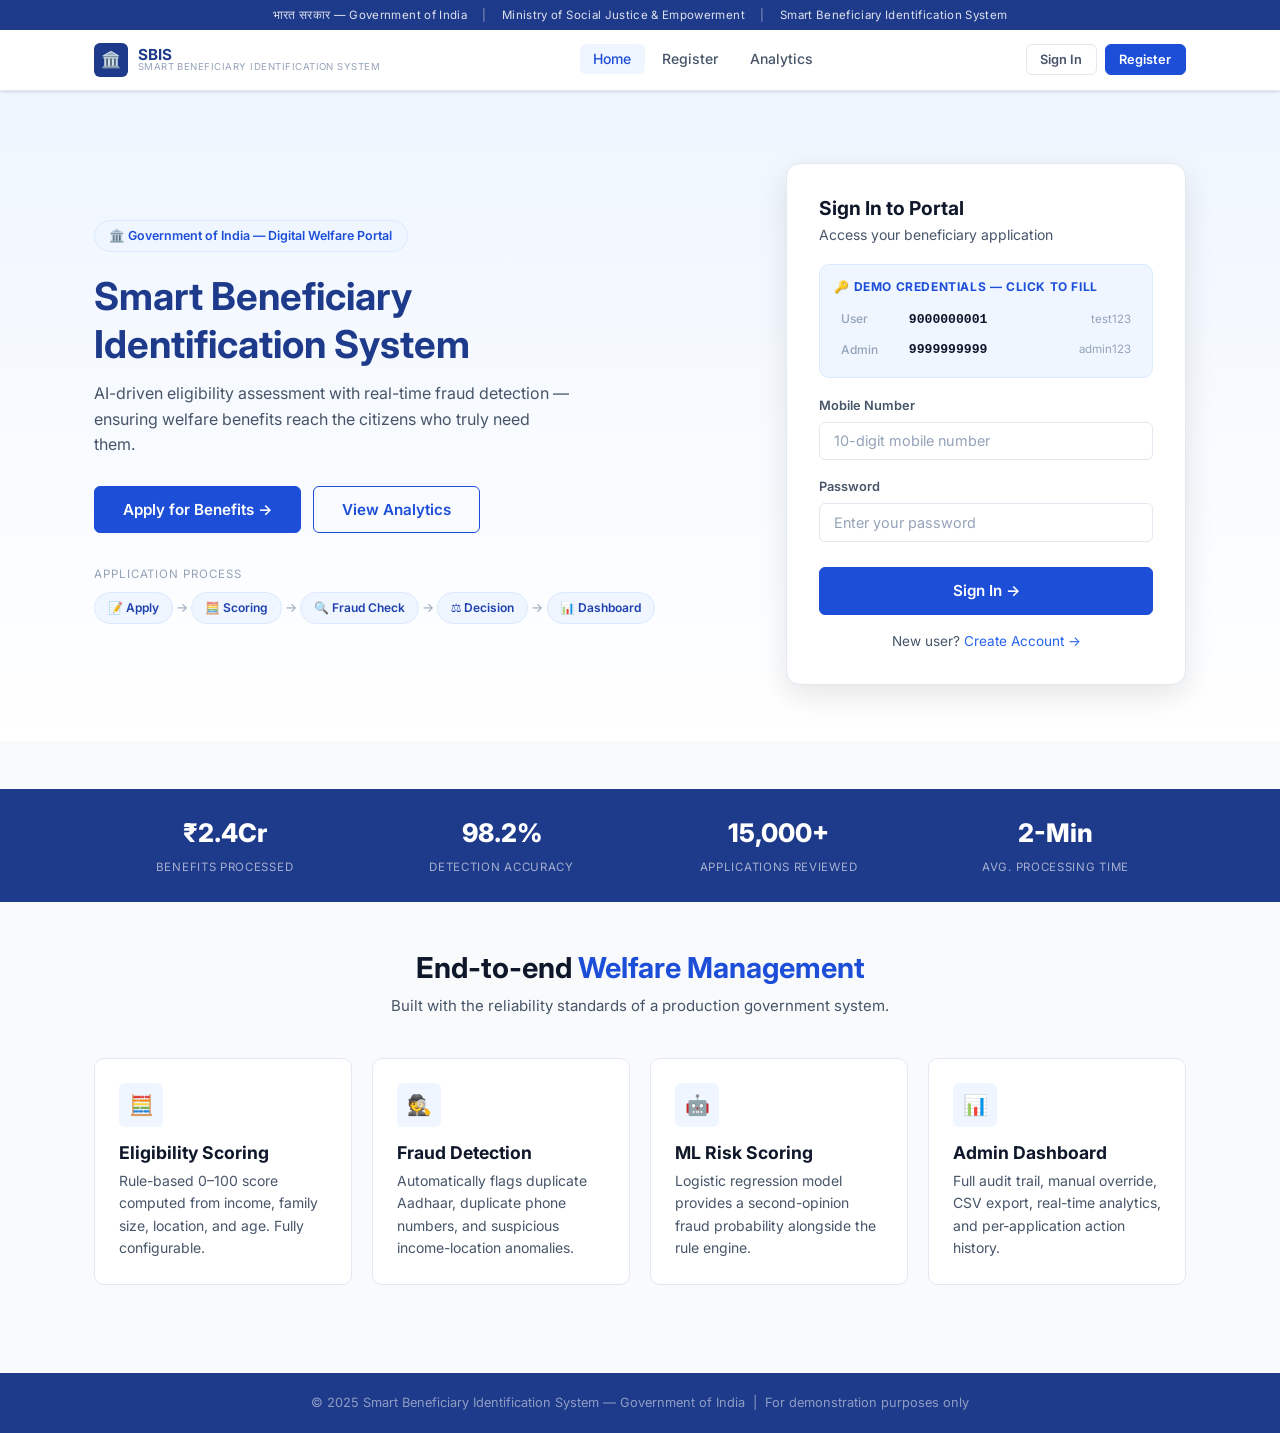
<file: static/pages/index.html>
<!DOCTYPE html>
<html lang="en">
<head>
  <meta charset="UTF-8">
  <meta name="viewport" content="width=device-width, initial-scale=1.0">
  <title>SBIS — Smart Beneficiary Identification System</title>
  <meta name="description" content="Govt. welfare eligibility portal — AI-powered fraud detection and beneficiary verification.">
  <link rel="stylesheet" href="/static/css/style.css">
  <style>
    /* Landing-specific overrides */
    .hero-grid {
      display: grid;
      grid-template-columns: 1fr 400px;
      gap: 3rem;
      align-items: center;
    }
    @media (max-width: 860px) {
      .hero-grid { grid-template-columns: 1fr; }
      .login-panel { order: -1; }
    }

    /* Login panel */
    .login-panel {
      background: #FFFFFF;
      border: 1px solid var(--card-border);
      border-radius: var(--radius-lg);
      padding: 2rem;
      box-shadow: var(--shadow-lg);
    }
    .login-panel h2 { font-size: 1.2rem; margin-bottom: 0.25rem; }

    /* Demo creds */
    .demo-creds {
      background: var(--blue-50);
      border: 1px solid var(--blue-100);
      border-radius: var(--radius-md);
      padding: 0.75rem 0.9rem;
      margin-bottom: 1.1rem;
    }
    .demo-creds-title {
      font-size: 0.75rem;
      font-weight: 700;
      color: var(--blue-700);
      text-transform: uppercase;
      letter-spacing: 0.05em;
      margin-bottom: 0.5rem;
      display: flex;
      align-items: center;
      gap: 0.3rem;
    }
    .demo-row {
      display: grid;
      grid-template-columns: 60px 1fr auto;
      align-items: center;
      gap: 0.5rem;
      padding: 0.3rem 0.4rem;
      border-radius: var(--radius-sm);
      cursor: pointer;
      transition: background var(--transition);
    }
    .demo-row:hover { background: var(--blue-100); }
    .demo-role { font-size: 0.75rem; color: var(--text-muted); font-weight: 500; }
    .demo-phone { font-family: monospace; font-size: 0.82rem; font-weight: 700; color: var(--text); }
    .demo-hint { font-size: 0.72rem; color: var(--text-muted); }

    /* Pipeline */
    .pipeline {
      display: flex;
      align-items: center;
      gap: 0;
      flex-wrap: nowrap;
      overflow-x: auto;
      padding-bottom: 0.25rem;
    }
    .pipe-step {
      display: flex;
      align-items: center;
      gap: 0.35rem;
      padding: 0.35rem 0.8rem;
      background: var(--blue-50);
      border: 1px solid var(--blue-100);
      border-radius: 999px;
      font-size: 0.75rem;
      font-weight: 600;
      color: var(--blue-800, #1E40AF);
      white-space: nowrap;
      flex-shrink: 0;
    }
    .pipe-arrow { color: var(--text-muted); margin: 0 0.2rem; font-size: 0.8rem; flex-shrink: 0; }

    /* Stats strip */
    .stats-strip {
      background: var(--blue-900);
      padding: 1.5rem 0;
      margin: 3rem 0 0;
    }
    .stats-strip-grid {
      display: grid;
      grid-template-columns: repeat(4, 1fr);
      gap: 1rem;
    }
    .strip-stat { text-align: center; color: #FFFFFF; }
    .strip-stat-num { font-size: 1.6rem; font-weight: 800; display: block; }
    .strip-stat-lbl { font-size: 0.72rem; opacity: 0.6; text-transform: uppercase; letter-spacing: 0.06em; }

    @media (max-width: 640px) {
      .stats-strip-grid { grid-template-columns: repeat(2, 1fr); }
    }
  </style>
</head>
<body>
<div id="toast-container"></div>

<!-- Govt. strip -->
<div class="govt-strip">
  भारत सरकार — Government of India
  <span>|</span>
  Ministry of Social Justice &amp; Empowerment
  <span>|</span>
  Smart Beneficiary Identification System
</div>

<!-- Navbar -->
<nav class="navbar">
  <div class="container">
    <a href="/" class="nav-brand">
      <div class="logo-icon">🏛️</div>
      <div class="brand-text">
        <span class="brand-app">SBIS</span>
        <span class="brand-tagline">Smart Beneficiary Identification System</span>
      </div>
    </a>
    <ul class="nav-links">
      <li><a href="/" class="active">Home</a></li>
      <li><a href="/register">Register</a></li>
      <li><a href="/analytics">Analytics</a></li>
    </ul>
    <div class="nav-actions" id="nav-actions"></div>
  </div>
</nav>

<!-- Hero -->
<section class="hero" style="background:linear-gradient(180deg,var(--blue-50) 0%,#FFFFFF 100%)">
  <div class="container">
    <div class="hero-grid">

      <!-- Left -->
      <div>
        <div class="hero-eyebrow">🏛️ Government of India — Digital Welfare Portal</div>
        <h1 style="color:var(--blue-900);margin-bottom:0.85rem">Smart Beneficiary<br>Identification System</h1>
        <p style="font-size:1rem;max-width:480px;margin-bottom:1.75rem;color:var(--text-2)">
          AI-driven eligibility assessment with real-time fraud detection — ensuring welfare benefits
          reach the citizens who truly need them.
        </p>

        <div style="display:flex;gap:0.75rem;flex-wrap:wrap;margin-bottom:2rem">
          <a href="/register" class="btn btn-primary btn-lg">Apply for Benefits →</a>
          <a href="/analytics" class="btn btn-outline btn-lg">View Analytics</a>
        </div>

        <!-- Process pipeline -->
        <p style="font-size:0.72rem;text-transform:uppercase;letter-spacing:0.08em;color:var(--text-muted);margin-bottom:0.5rem">Application Process</p>
        <div class="pipeline">
          <div class="pipe-step">📝 Apply</div>
          <div class="pipe-arrow">→</div>
          <div class="pipe-step">🧮 Scoring</div>
          <div class="pipe-arrow">→</div>
          <div class="pipe-step">🔍 Fraud Check</div>
          <div class="pipe-arrow">→</div>
          <div class="pipe-step">⚖️ Decision</div>
          <div class="pipe-arrow">→</div>
          <div class="pipe-step">📊 Dashboard</div>
        </div>
      </div>

      <!-- Right — Login card -->
      <div class="login-panel">
        <h2>Sign In to Portal</h2>
        <p style="margin-bottom:1.1rem;font-size:0.875rem">Access your beneficiary application</p>

        <!-- Demo credentials -->
        <div class="demo-creds">
          <div class="demo-creds-title">🔑 Demo Credentials — Click to Fill</div>
          <div class="demo-row" id="fill-user" title="Click to fill user credentials">
            <span class="demo-role">User</span>
            <span class="demo-phone">9000000001</span>
            <span class="demo-hint">test123</span>
          </div>
          <div class="demo-row" id="fill-admin" title="Click to fill admin credentials">
            <span class="demo-role">Admin</span>
            <span class="demo-phone">9999999999</span>
            <span class="demo-hint">admin123</span>
          </div>
        </div>

        <div id="login-alert"></div>

        <form id="login-form" novalidate>
          <div class="form-group">
            <label class="form-label" for="login-phone">Mobile Number</label>
            <input id="login-phone" type="tel" class="form-input"
                   placeholder="10-digit mobile number" maxlength="10" autocomplete="tel">
          </div>
          <div class="form-group">
            <label class="form-label" for="login-password">Password</label>
            <input id="login-password" type="password" class="form-input"
                   placeholder="Enter your password" autocomplete="current-password">
          </div>
          <button id="login-btn" type="submit" class="btn btn-primary btn-block btn-lg"
                  style="margin-top:0.5rem">
            Sign In →
          </button>
        </form>
        <p style="text-align:center;margin-top:1rem;font-size:0.85rem">
          New user? <a href="/register">Create Account →</a>
        </p>
      </div>

    </div>
  </div>
</section>

<!-- Stats strip -->
<div class="stats-strip">
  <div class="container">
    <div class="stats-strip-grid">
      <div class="strip-stat"><span class="strip-stat-num">₹2.4Cr</span><span class="strip-stat-lbl">Benefits Processed</span></div>
      <div class="strip-stat"><span class="strip-stat-num">98.2%</span><span class="strip-stat-lbl">Detection Accuracy</span></div>
      <div class="strip-stat"><span class="strip-stat-num">15,000+</span><span class="strip-stat-lbl">Applications Reviewed</span></div>
      <div class="strip-stat"><span class="strip-stat-num">2-Min</span><span class="strip-stat-lbl">Avg. Processing Time</span></div>
    </div>
  </div>
</div>

<!-- Features -->
<div class="container" style="padding:3rem 1.5rem">
  <div style="text-align:center;margin-bottom:2rem">
    <h2>End-to-end <span style="color:var(--blue-700)">Welfare Management</span></h2>
    <p style="max-width:520px;margin:0.5rem auto 0">Built with the reliability standards of a production government system.</p>
  </div>
  <div class="features-grid">
    <div class="feature-card">
      <div class="feature-icon">🧮</div>
      <h3 style="margin-bottom:0.4rem">Eligibility Scoring</h3>
      <p style="font-size:0.875rem">Rule-based 0–100 score computed from income, family size, location, and age. Fully configurable.</p>
    </div>
    <div class="feature-card">
      <div class="feature-icon">🕵️</div>
      <h3 style="margin-bottom:0.4rem">Fraud Detection</h3>
      <p style="font-size:0.875rem">Automatically flags duplicate Aadhaar, duplicate phone numbers, and suspicious income-location anomalies.</p>
    </div>
    <div class="feature-card">
      <div class="feature-icon">🤖</div>
      <h3 style="margin-bottom:0.4rem">ML Risk Scoring</h3>
      <p style="font-size:0.875rem">Logistic regression model provides a second-opinion fraud probability alongside the rule engine.</p>
    </div>
    <div class="feature-card">
      <div class="feature-icon">📊</div>
      <h3 style="margin-bottom:0.4rem">Admin Dashboard</h3>
      <p style="font-size:0.875rem">Full audit trail, manual override, CSV export, real-time analytics, and per-application action history.</p>
    </div>
  </div>
</div>

<!-- Footer -->
<div style="background:var(--blue-900);color:rgba(255,255,255,0.5);text-align:center;padding:1.25rem;font-size:0.8rem">
  © 2025 Smart Beneficiary Identification System — Government of India &nbsp;|&nbsp; For demonstration purposes only
</div>

<script src="/static/js/auth.js"></script>
<script>
  // Reset button state in case browser restored it from bfcache
  document.addEventListener("DOMContentLoaded", () => {
    const btn = document.getElementById("login-btn");
    if (btn) { btn.disabled = false; btn.textContent = "Sign In →"; }
  });

  redirectIfLoggedIn();

  // Auto-fill on demo row click
  document.getElementById("fill-user").addEventListener("click", () => {
    document.getElementById("login-phone").value = "9000000001";
    document.getElementById("login-password").value = "test123";
    showToast("User credentials filled. Click Sign In.", "info");
  });
  document.getElementById("fill-admin").addEventListener("click", () => {
    document.getElementById("login-phone").value = "9999999999";
    document.getElementById("login-password").value = "admin123";
    showToast("Admin credentials filled. Click Sign In.", "info");
  });

  document.getElementById("login-form").addEventListener("submit", async (e) => {
    e.preventDefault();
    const btn  = document.getElementById("login-btn");
    const err  = document.getElementById("login-alert");
    const ph   = document.getElementById("login-phone").value.trim();
    const pass = document.getElementById("login-password").value;

    err.innerHTML = "";
    if (!ph || !pass) {
      err.innerHTML = '<div class="alert alert-error">⚠️ Mobile number and password are required.</div>'; return;
    }

    btn.disabled = true; btn.textContent = "Signing in…";
    const { ok, data } = await apiCall("POST", "/api/login", { phone: ph, password: pass });

    if (ok) {
      setAuth(data.token, data.user);
      showToast(`Welcome, ${data.user.name}!`, "success", 2000);
      setTimeout(() => {
        window.location.href = data.user.role === "admin" ? "/admin" : "/status";
      }, 400);
    } else {
      err.innerHTML = `<div class="alert alert-error">❌ ${data.error || "Invalid credentials"}</div>`;
      btn.disabled = false; btn.textContent = "Sign In →";
    }
  });
</script>
</body>
</html>
</file>
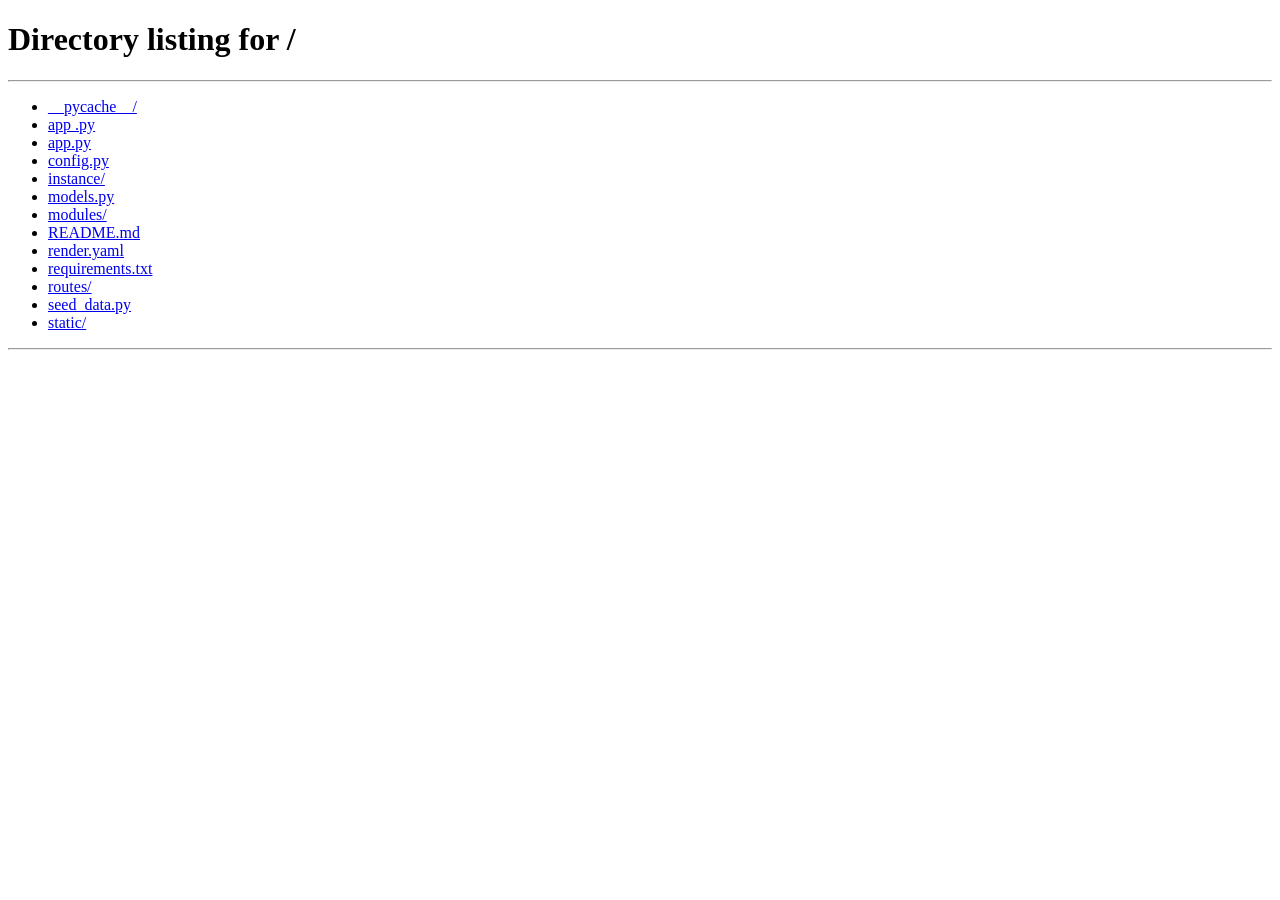
<file: static/pages/apply.html>
<!DOCTYPE html>
<html lang="en">
<head>
  <meta charset="UTF-8">
  <meta name="viewport" content="width=device-width, initial-scale=1.0">
  <title>Apply — Smart Beneficiary Identification System</title>
  <meta name="description" content="Submit your welfare beneficiary application through the SBIS portal.">
  <link rel="stylesheet" href="/static/css/style.css">
</head>
<body>
<div id="toast-container"></div>

<!-- Govt. strip -->
<div class="govt-strip">
  भारत सरकार — Government of India
  <span>|</span>
  Ministry of Social Justice &amp; Empowerment
  <span>|</span>
  Smart Beneficiary Identification System
</div>

<nav class="navbar">
  <div class="container">
    <a href="/" class="nav-brand">
      <div class="logo-icon">🏛️</div>
      <div class="brand-text">
        <span class="brand-app">SBIS</span>
        <span class="brand-tagline">Smart Beneficiary Identification System</span>
      </div>
    </a>
    <ul class="nav-links">
      <li><a href="/apply" class="active">Apply</a></li>
      <li><a href="/status">My Status</a></li>
      <li><a href="/analytics">Analytics</a></li>
    </ul>
    <div class="nav-actions" id="nav-actions"></div>
  </div>
</nav>

<div class="page-wrapper">
  <div class="container" style="max-width:620px">

    <div style="text-align:center;margin-bottom:2rem">
      <h1>Beneficiary <span class="gradient-text">Application</span></h1>
      <p>Fill in your details accurately — all information is verified against eligibility criteria</p>
    </div>

    <!-- Scoring criteria hint -->
    <div class="card mb-3" style="border-color:var(--blue-100);background:var(--blue-50)">
      <h3 style="font-size:0.95rem;margin-bottom:0.75rem;color:var(--blue-900)">📋 Eligibility Criteria (Score ≥ 60 = Eligible)</h3>
      <div style="display:grid;grid-template-columns:1fr 1fr;gap:0.5rem;font-size:0.83rem">
        <div class="insight-item">💰 Income &lt; ₹2.5L → +40pts</div>
        <div class="insight-item">👨‍👩‍👧‍👦 Family &gt; 4 → +20pts</div>
        <div class="insight-item">🌾 Rural area → +20pts</div>
        <div class="insight-item">👴 Age ≥60 or &lt;18 → +10pts</div>
      </div>
    </div>

    <div class="card">
      <div id="apply-alert"></div>

      <form id="apply-form" novalidate>
        <h3 style="margin-bottom:1rem;font-size:1rem">Personal Information</h3>

        <div class="form-group">
          <label class="form-label" for="app-name">Full Name</label>
          <input id="app-name" type="text" class="form-input"
                 placeholder="As per identity document">
        </div>

        <div class="form-grid">
          <div class="form-group">
            <label class="form-label" for="app-age">Age (years)</label>
            <input id="app-age" type="number" class="form-input"
                   placeholder="e.g. 35" min="0" max="120">
          </div>
          <div class="form-group">
            <label class="form-label" for="app-family">Family Size</label>
            <input id="app-family" type="number" class="form-input"
                   placeholder="Total members" min="1">
          </div>
        </div>

        <div class="form-group">
          <label class="form-label" for="app-income">Annual Income (₹)</label>
          <input id="app-income" type="number" class="form-input"
                 placeholder="e.g. 180000" min="0">
        </div>

        <div class="form-group">
          <label class="form-label" for="app-location">Location Type</label>
          <select id="app-location" class="form-select">
            <option value="">— Select —</option>
            <option value="rural">Rural</option>
            <option value="urban">Urban</option>
          </select>
        </div>

        <hr class="divider">
        <h3 style="margin-bottom:1rem;font-size:1rem">Identity Details</h3>

        <div class="form-grid">
          <div class="form-group">
            <label class="form-label" for="app-aadhaar">Aadhaar Number</label>
            <input id="app-aadhaar" type="text" class="form-input"
                   placeholder="12-digit number" maxlength="12" autocomplete="off">
          </div>
          <div class="form-group">
            <label class="form-label" for="app-phone">Contact Phone</label>
            <input id="app-phone" type="tel" class="form-input"
                   placeholder="10-digit mobile" maxlength="10">
          </div>
        </div>

        <button id="apply-btn" type="submit" class="btn btn-primary btn-block btn-lg"
                style="margin-top:1rem">
          Submit Application →
        </button>
      </form>
    </div>
  </div>
</div>

<script src="/static/js/auth.js"></script>
<script>
  const user = requireLogin("user");
  if (user) document.getElementById("app-name").value = user.name;

  document.getElementById("apply-form").addEventListener("submit", async (e) => {
    e.preventDefault();
    const alertEl  = document.getElementById("apply-alert");
    const btn      = document.getElementById("apply-btn");
    alertEl.innerHTML = "";

    const name       = document.getElementById("app-name").value.trim();
    const age        = document.getElementById("app-age").value;
    const income     = document.getElementById("app-income").value;
    const family_size= document.getElementById("app-family").value;
    const location   = document.getElementById("app-location").value;
    const aadhaar    = document.getElementById("app-aadhaar").value.trim();
    const phone      = document.getElementById("app-phone").value.trim();

    if (!name||!age||!income||!family_size||!location||!aadhaar||!phone) {
      alertEl.innerHTML = `<div class="alert alert-error">⚠️ All fields are required.</div>`; return;
    }
    if (!/^\d{12}$/.test(aadhaar)) {
      alertEl.innerHTML = `<div class="alert alert-error">⚠️ Aadhaar must be exactly 12 digits.</div>`; return;
    }
    if (!/^\d{10}$/.test(phone)) {
      alertEl.innerHTML = `<div class="alert alert-error">⚠️ Phone must be exactly 10 digits.</div>`; return;
    }

    btn.disabled = true;
    btn.textContent = "Processing application…";

    const { ok, data } = await apiCall("POST", "/api/apply", {
      name, age: +age, income: +income, family_size: +family_size,
      location, aadhaar, phone
    });

    if (ok) {
      alertEl.innerHTML = `<div class="alert alert-success">✅ Application submitted! Redirecting to status…</div>`;
      setTimeout(() => window.location.href = "/status", 1500);
    } else {
      alertEl.innerHTML = `<div class="alert alert-error">❌ ${data.error || "Submission failed"}</div>`;
      btn.disabled = false;
      btn.textContent = "Submit Application →";
    }
  });
</script>
</body>
</html>
</file>
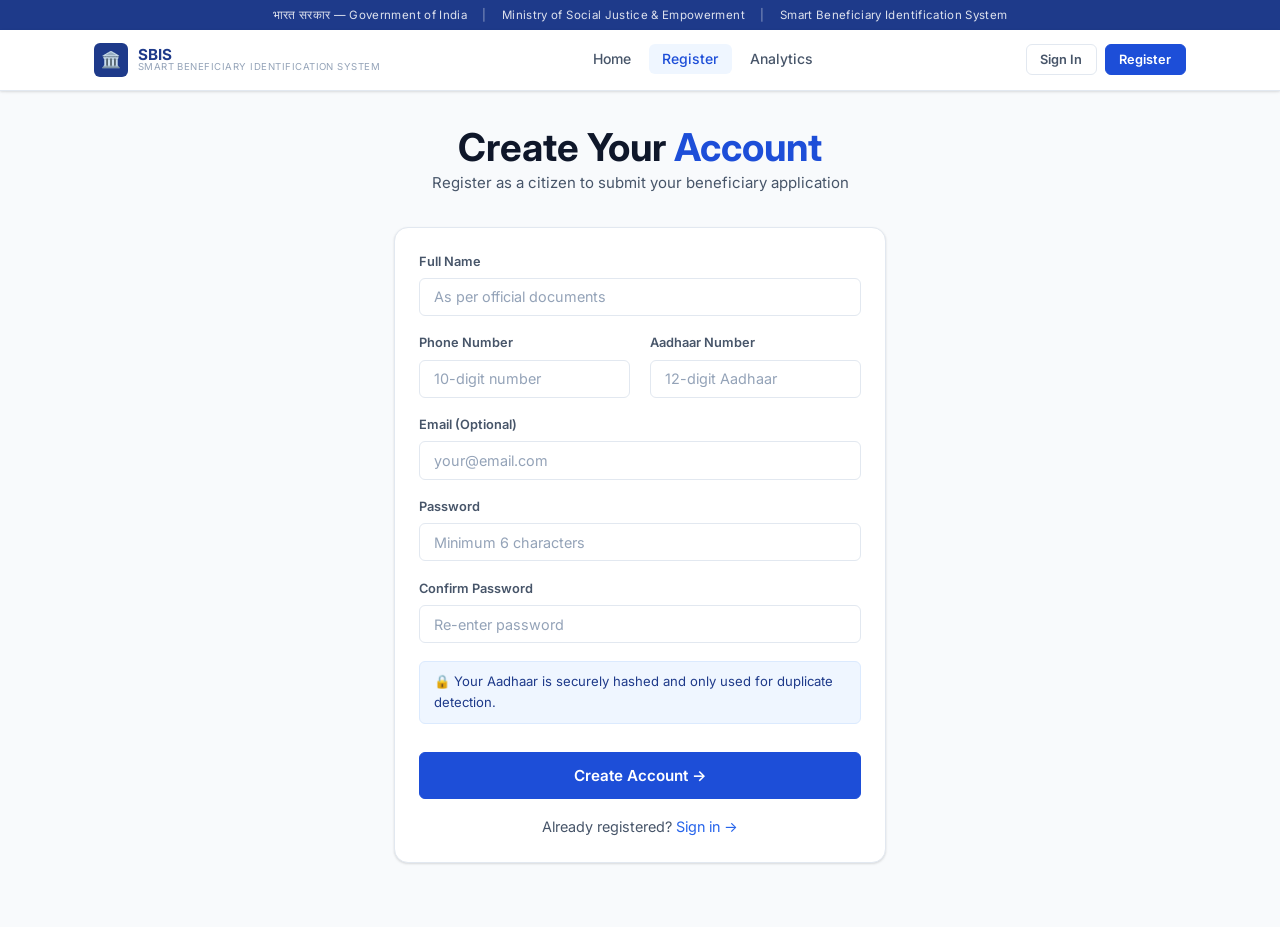
<file: static/pages/register.html>
<!DOCTYPE html>
<html lang="en">
<head>
  <meta charset="UTF-8">
  <meta name="viewport" content="width=device-width, initial-scale=1.0">
  <title>Register — Smart Beneficiary Identification System</title>
  <meta name="description" content="Create your SBIS citizen account to apply for welfare benefits.">
  <link rel="stylesheet" href="/static/css/style.css">
</head>
<body>
<div id="toast-container"></div>

<!-- Govt. strip -->
<div class="govt-strip">
  भारत सरकार — Government of India
  <span>|</span>
  Ministry of Social Justice &amp; Empowerment
  <span>|</span>
  Smart Beneficiary Identification System
</div>

<nav class="navbar">
  <div class="container">
    <a href="/" class="nav-brand">
      <div class="logo-icon">🏛️</div>
      <div class="brand-text">
        <span class="brand-app">SBIS</span>
        <span class="brand-tagline">Smart Beneficiary Identification System</span>
      </div>
    </a>
    <ul class="nav-links">
      <li><a href="/">Home</a></li>
      <li><a href="/register" class="active">Register</a></li>
      <li><a href="/analytics">Analytics</a></li>
    </ul>
    <div class="nav-actions" id="nav-actions"></div>
  </div>
</nav>

<div class="page-wrapper">
  <div class="container" style="max-width:540px">
    <div style="text-align:center;margin-bottom:2rem">
      <h1>Create Your <span style="color:var(--blue-700)">Account</span></h1>
      <p>Register as a citizen to submit your beneficiary application</p>
    </div>

    <div class="card">
      <div id="reg-alert"></div>

      <form id="reg-form" novalidate>
        <div class="form-group">
          <label class="form-label" for="reg-name">Full Name</label>
          <input id="reg-name" type="text" class="form-input"
                 placeholder="As per official documents" autocomplete="name">
        </div>

        <div class="form-grid">
          <div class="form-group">
            <label class="form-label" for="reg-phone">Phone Number</label>
            <input id="reg-phone" type="tel" class="form-input"
                   placeholder="10-digit number" maxlength="10" autocomplete="tel">
          </div>
          <div class="form-group">
            <label class="form-label" for="reg-aadhaar">Aadhaar Number</label>
            <input id="reg-aadhaar" type="text" class="form-input"
                   placeholder="12-digit Aadhaar" maxlength="12">
          </div>
        </div>

        <div class="form-group">
          <label class="form-label" for="reg-email">Email (Optional)</label>
          <input id="reg-email" type="email" class="form-input"
                 placeholder="your@email.com" autocomplete="email">
        </div>

        <div class="form-group">
          <label class="form-label" for="reg-password">Password</label>
          <input id="reg-password" type="password" class="form-input"
                 placeholder="Minimum 6 characters" autocomplete="new-password">
        </div>

        <div class="form-group">
          <label class="form-label" for="reg-confirm">Confirm Password</label>
          <input id="reg-confirm" type="password" class="form-input"
                 placeholder="Re-enter password">
        </div>

        <div class="alert alert-info" style="font-size:0.82rem;padding:0.6rem 0.9rem">
          🔒 Your Aadhaar is securely hashed and only used for duplicate detection.
        </div>

        <button id="reg-btn" type="submit" class="btn btn-primary btn-block btn-lg" style="margin-top:1rem">
          Create Account →
        </button>
      </form>

      <p style="text-align:center;margin-top:1rem;font-size:0.9rem">
        Already registered? <a href="/">Sign in →</a>
      </p>
    </div>
  </div>
</div>

<script src="/static/js/auth.js"></script>
<script>
  redirectIfLoggedIn();

  document.getElementById("reg-form").addEventListener("submit", async (e) => {
    e.preventDefault();
    const alertEl  = document.getElementById("reg-alert");
    const btn      = document.getElementById("reg-btn");

    const name     = document.getElementById("reg-name").value.trim();
    const phone    = document.getElementById("reg-phone").value.trim();
    const aadhaar  = document.getElementById("reg-aadhaar").value.trim();
    const email    = document.getElementById("reg-email").value.trim();
    const password = document.getElementById("reg-password").value;
    const confirm  = document.getElementById("reg-confirm").value;

    alertEl.innerHTML = "";

    // Client-side validation
    if (!name || !phone || !aadhaar || !password) {
      alertEl.innerHTML = `<div class="alert alert-error">⚠️ Please fill in all required fields.</div>`;
      return;
    }
    if (!/^\d{10}$/.test(phone)) {
      alertEl.innerHTML = `<div class="alert alert-error">⚠️ Phone must be exactly 10 digits.</div>`;
      return;
    }
    if (!/^\d{12}$/.test(aadhaar)) {
      alertEl.innerHTML = `<div class="alert alert-error">⚠️ Aadhaar must be exactly 12 digits.</div>`;
      return;
    }
    if (password.length < 6) {
      alertEl.innerHTML = `<div class="alert alert-error">⚠️ Password must be at least 6 characters.</div>`;
      return;
    }
    if (password !== confirm) {
      alertEl.innerHTML = `<div class="alert alert-error">⚠️ Passwords do not match.</div>`;
      return;
    }

    btn.disabled = true;
    btn.textContent = "Creating account…";

    const { ok, data } = await apiCall("POST", "/api/register", {
      name, phone, aadhaar, email, password
    });

    if (ok) {
      setAuth(data.token, data.user);
      alertEl.innerHTML = `<div class="alert alert-success">✅ Account created! Redirecting…</div>`;
      setTimeout(() => window.location.href = "/apply", 1200);
    } else {
      alertEl.innerHTML = `<div class="alert alert-error">❌ ${data.error || "Registration failed"}</div>`;
      btn.disabled = false;
      btn.textContent = "Create Account →";
    }
  });
</script>
</body>
</html>
</file>
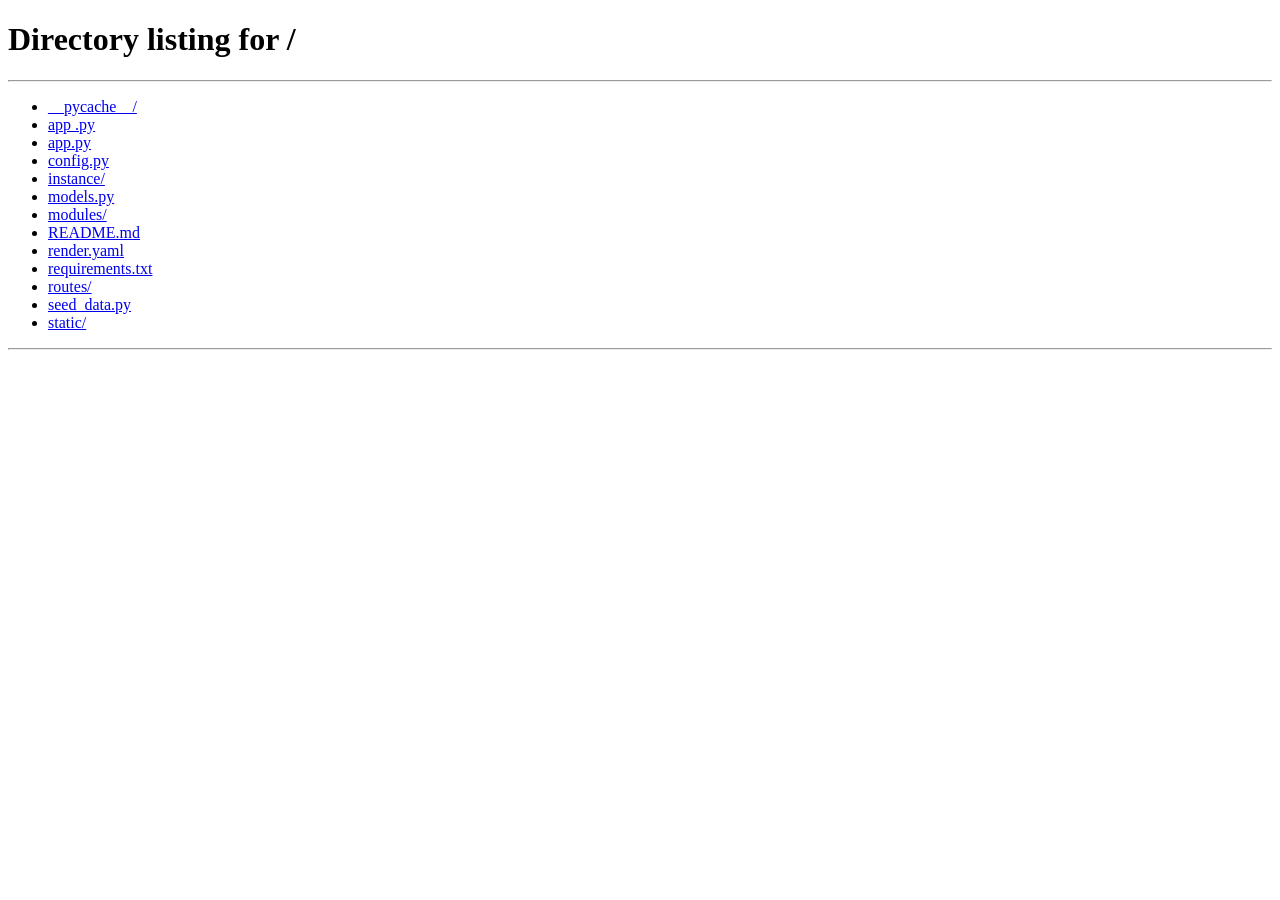
<file: static/pages/status.html>
<!DOCTYPE html>
<html lang="en">
<head>
  <meta charset="UTF-8">
  <meta name="viewport" content="width=device-width, initial-scale=1.0">
  <title>Application Status — Smart Beneficiary Identification System</title>
  <meta name="description" content="Check your beneficiary application status and eligibility score.">
  <link rel="stylesheet" href="/static/css/style.css">
  <style>
    .status-hero {
      text-align: center;
      padding: 3rem 0 2rem;
    }
    .status-icon {
      font-size: 4rem;
      display: block;
      margin-bottom: 1rem;
    }
    .score-section {
      display: flex;
      align-items: center;
      gap: 2rem;
      flex-wrap: wrap;
    }
    .breakdown-list { list-style: none; }
    .breakdown-item {
      display: flex;
      justify-content: space-between;
      align-items: center;
      padding: 0.55rem 0;
      border-bottom: 1px solid var(--card-border);
      font-size: 0.9rem;
    }
    .breakdown-item:last-child { border-bottom: none; }
    .breakdown-pts {
      background: var(--success-bg);
      color: var(--success);
      padding: 0.2rem 0.6rem;
      border-radius: 999px;
      font-size: 0.78rem;
      font-weight: 700;
    }
  </style>
</head>
<body>
<div id="toast-container"></div>

<!-- Govt. strip -->
<div class="govt-strip">
  भारत सरकार — Government of India
  <span>|</span>
  Ministry of Social Justice &amp; Empowerment
  <span>|</span>
  Smart Beneficiary Identification System
</div>

<nav class="navbar">
  <div class="container">
    <a href="/" class="nav-brand">
      <div class="logo-icon">🏗️</div>
      <div class="brand-text">
        <span class="brand-app">SBIS</span>
        <span class="brand-tagline">Smart Beneficiary Identification System</span>
      </div>
    </a>
    <ul class="nav-links">
      <li><a href="/apply">Apply</a></li>
      <li><a href="/status" class="active">My Status</a></li>
      <li><a href="/analytics">Analytics</a></li>
    </ul>
    <div class="nav-actions" id="nav-actions"></div>
  </div>
</nav>

<div class="page-wrapper">
  <div class="container" style="max-width:700px">

    <!-- Loading -->
    <div id="loading-state" class="text-center" style="padding:4rem 0">
      <div class="spinner"></div>
      <p style="margin-top:1rem">Fetching your application…</p>
    </div>

    <!-- No application -->
    <div id="no-app-state" class="hidden text-center" style="padding:4rem 0">
      <div style="font-size:4rem">📋</div>
      <h2 style="margin:1rem 0 0.5rem">No Application Found</h2>
      <p>You haven't submitted a beneficiary application yet.</p>
      <a href="/apply" class="btn btn-primary btn-lg" style="margin-top:1.5rem">Apply Now →</a>
    </div>

    <!-- Application details -->
    <div id="app-state" class="hidden">
      <div class="status-hero">
        <span id="status-icon" class="status-icon">⏳</span>
        <h1 id="status-title">Loading…</h1>
        <div id="status-badge" style="margin-top:0.5rem"></div>
      </div>

      <!-- Score card -->
      <div class="card mb-3" id="score-card">
        <h3 style="margin-bottom:1.5rem">Eligibility Score</h3>
        <div class="score-section">
          <!-- Score ring -->
          <div class="score-ring" id="score-ring-container" style="margin:0 auto">
            <svg width="150" height="150" viewBox="0 0 150 150">
              <defs>
                <linearGradient id="scoreGrad" x1="0%" y1="0%" x2="100%" y2="0%">
                  <stop offset="0%"   stop-color="#6C63FF"/>
                  <stop offset="100%" stop-color="#00D4AA"/>
                </linearGradient>
              </defs>
              <circle class="ring-track" cx="75" cy="75" r="62"/>
              <circle class="ring-fill" id="ring-fill" cx="75" cy="75" r="62"
                      stroke-dasharray="390" stroke-dashoffset="390"/>
            </svg>
            <div class="ring-text">
              <span class="ring-number gradient-text" id="ring-number">0</span>
              <span class="ring-label">/ 100</span>
            </div>
          </div>

          <!-- Breakdown -->
          <div style="flex:1;min-width:200px">
            <p style="font-size:0.8rem;margin-bottom:0.75rem;text-transform:uppercase;
                      letter-spacing:0.08em;color:var(--text-muted)">Score Breakdown</p>
            <ul class="breakdown-list" id="breakdown-list">
              <li class="breakdown-item"><span style="color:var(--text-muted)">No rules applied</span></li>
            </ul>
          </div>
        </div>
      </div>

      <!-- Application details -->
      <div class="card mb-3">
        <h3 style="margin-bottom:1.25rem">Application Details</h3>
        <div style="display:grid;grid-template-columns:1fr 1fr;gap:0.85rem" id="details-grid">
          <!-- filled by JS -->
        </div>
      </div>

      <!-- Fraud alert (shown only if flagged) -->
      <div id="fraud-card" class="alert alert-warn hidden">
        🚩 <strong>Fraud Flag Active</strong> — <span id="fraud-reason"></span>
      </div>

      <!-- CTA -->
      <div style="text-align:center;margin-top:2rem">
        <a href="/analytics" class="btn btn-ghost">View System Analytics →</a>
      </div>
    </div>
  </div>
</div>

<script src="/static/js/auth.js"></script>
<script>
  requireLogin();

  function statusConfig(status) {
    const map = {
      "Eligible":     { icon:"✅", badge:"badge-eligible",  title:"You are Eligible!" },
      "Not Eligible": { icon:"❌", badge:"badge-not",       title:"Not Eligible" },
      "Under Review": { icon:"🔍", badge:"badge-review",    title:"Under Review" },
      "Approved":     { icon:"🎉", badge:"badge-approved",  title:"Manually Approved" },
      "Rejected":     { icon:"🚫", badge:"badge-rejected",  title:"Application Rejected" },
      "Pending":      { icon:"⏳", badge:"badge-pending",   title:"Pending Decision" }
    };
    return map[status] || { icon:"❓", badge:"badge-pending", title:status };
  }

  function formatInr(n) {
    return "₹" + Number(n).toLocaleString("en-IN");
  }

  async function loadStatus() {
    const { ok, data } = await apiCall("GET", "/api/status");

    document.getElementById("loading-state").classList.add("hidden");

    if (!ok || !data.has_application) {
      document.getElementById("no-app-state").classList.remove("hidden");
      return;
    }

    document.getElementById("app-state").classList.remove("hidden");
    const app = data.application;
    const cfg = statusConfig(app.status);

    document.getElementById("status-icon").textContent = cfg.icon;
    document.getElementById("status-title").textContent = cfg.title;
    document.getElementById("status-badge").innerHTML =
      `<span class="badge ${cfg.badge}">${app.status}</span>`;

    // Score ring animation — r=62, circumference=2π*62≈390
    const score = app.score;
    const circumference = 390;
    const offset = circumference - (score / 100) * circumference;
    setTimeout(() => {
      document.getElementById("ring-fill").style.strokeDashoffset = offset;
      // Animate number
      const numEl = document.getElementById("ring-number");
      let cur = 0;
      const step = Math.ceil(score / 40);
      const iv = setInterval(() => {
        cur = Math.min(cur + step, score);
        numEl.textContent = cur;
        if (cur >= score) clearInterval(iv);
      }, 24);
    }, 300);

    // Score breakdown (re-computed client-side from stored values)
    const rules = [];
    const loc = (app.location || "").toLowerCase();
    if (app.income < 250000) rules.push(["Income < ₹2,50,000", "+40"]);
    if (app.family_size > 4) rules.push(["Family size > 4", "+20"]);
    if (loc === "rural") rules.push(["Rural location", "+20"]);
    if (app.age >= 60) rules.push(["Senior citizen (≥60)", "+10"]);
    else if (app.age < 18) rules.push(["Minor applicant (<18)", "+10"]);

    const bl = document.getElementById("breakdown-list");
    if (rules.length) {
      bl.innerHTML = rules.map(([rule, pts]) =>
        `<li class="breakdown-item"><span>${rule}</span><span class="breakdown-pts">${pts}</span></li>`
      ).join("");
    } else {
      bl.innerHTML = `<li class="breakdown-item"><span style="color:var(--text-muted)">No qualifying criteria met</span></li>`;
    }

    // Details grid
    const fields = [
      ["👤 Name",        app.name],
      ["🎂 Age",         app.age + " years"],
      ["💰 Income",      formatInr(app.income) + " /year"],
      ["👨‍👩‍👧‍👦 Family",    app.family_size + " members"],
      ["📍 Location",    app.location.charAt(0).toUpperCase() + app.location.slice(1)],
      ["📱 Phone",       app.phone],
      ["🪪 Aadhaar",     app.aadhaar],
      ["📅 Submitted",   new Date(app.created_at).toLocaleDateString("en-IN",{dateStyle:"long"})]
    ];
    document.getElementById("details-grid").innerHTML = fields.map(([label, val]) => `
      <div style="background:rgba(255,255,255,0.03);padding:0.75rem;border-radius:var(--radius-sm);
                  border:1px solid var(--glass-border)">
        <div style="font-size:0.75rem;color:var(--text-muted);margin-bottom:0.25rem">${label}</div>
        <div style="font-weight:500">${val}</div>
      </div>`).join("");

    // Fraud flag
    if (app.fraud_flag) {
      document.getElementById("fraud-card").classList.remove("hidden");
      document.getElementById("fraud-reason").textContent = app.fraud_reason || "Suspicious pattern detected";
    }
  }

  loadStatus();
</script>
</body>
</html>
</file>
<file: static/css/style.css>
/* ============================================================
   style.css — Smart Beneficiary Identification System
   Design: Indian Fintech / Government Trust Aesthetic
   Inspired by CIBIL, DigiLocker, SBI, NIC portals
   ============================================================ */

@import url('https://fonts.googleapis.com/css2?family=Inter:wght@300;400;500;600;700;800&display=swap');

/* ── CSS Variables ─────────────────────────────────────────── */
:root {
  /* Brand blues — trust and authority */
  --blue-900:   #1E3A8A;
  --blue-700:   #1D4ED8;
  --blue-600:   #2563EB;
  --blue-500:   #3B82F6;
  --blue-100:   #DBEAFE;
  --blue-50:    #EFF6FF;

  /* Semantic */
  --success:    #16A34A;
  --success-bg: #DCFCE7;
  --warning:    #D97706;
  --warning-bg: #FEF3C7;
  --danger:     #DC2626;
  --danger-bg:  #FEE2E2;
  --info:       #0891B2;
  --info-bg:    #CFFAFE;

  /* Surfaces */
  --bg:         #F8FAFC;
  --bg-alt:     #F1F5F9;
  --card:       #FFFFFF;
  --card-border:#E2E8F0;
  --sidebar-bg: #1E3A8A;
  --sidebar-txt:#CBD5E1;
  --sidebar-act:#FFFFFF;

  /* Text */
  --text:       #0F172A;
  --text-2:     #475569;
  --text-muted: #94A3B8;

  /* Misc */
  --radius-sm:  6px;
  --radius-md:  10px;
  --radius-lg:  14px;
  --shadow-sm:  0 1px 3px rgba(0,0,0,0.08), 0 1px 2px rgba(0,0,0,0.06);
  --shadow-md:  0 4px 12px rgba(0,0,0,0.08), 0 2px 6px rgba(0,0,0,0.05);
  --shadow-lg:  0 10px 30px rgba(0,0,0,0.10);
  --transition: 0.18s ease;
}

/* ── Reset ─────────────────────────────────────────────────── */
*, *::before, *::after { box-sizing: border-box; margin: 0; padding: 0; }
html { scroll-behavior: smooth; }
body {
  font-family: 'Inter', system-ui, sans-serif;
  background: var(--bg);
  color: var(--text);
  min-height: 100vh;
  line-height: 1.6;
  font-size: 15px;
}

/* ── Typography ────────────────────────────────────────────── */
h1, h2, h3, h4 { font-weight: 700; line-height: 1.25; color: var(--text); }
h1 { font-size: clamp(1.6rem, 3.5vw, 2.4rem); }
h2 { font-size: clamp(1.3rem, 2.5vw, 1.8rem); }
h3 { font-size: 1.1rem; }
p  { color: var(--text-2); }
a  { color: var(--blue-600); text-decoration: none; }
a:hover { text-decoration: underline; }

.text-primary { color: var(--blue-900); }
.text-muted   { color: var(--text-muted); }

/* ── Layout — Public pages (no sidebar) ───────────────────── */
.container {
  max-width: 1140px;
  margin: 0 auto;
  padding: 0 1.5rem;
}

.page-wrapper { padding: 2rem 0 4rem; }

/* ── App Shell — with sidebar ──────────────────────────────── */
.app-shell {
  display: flex;
  min-height: 100vh;
}

/* ── Sidebar ───────────────────────────────────────────────── */
.sidebar {
  width: 240px;
  flex-shrink: 0;
  background: var(--sidebar-bg);
  display: flex;
  flex-direction: column;
  position: fixed;
  top: 0; left: 0; bottom: 0;
  overflow-y: auto;
  z-index: 50;
}

.sidebar-brand {
  display: flex;
  align-items: center;
  gap: 0.6rem;
  padding: 1.25rem 1.25rem 1rem;
  border-bottom: 1px solid rgba(255,255,255,0.1);
  text-decoration: none;
}

.sidebar-brand .brand-logo {
  width: 36px; height: 36px;
  background: rgba(255,255,255,0.15);
  border-radius: var(--radius-sm);
  display: flex; align-items: center;
  justify-content: center; font-size: 1.1rem;
  flex-shrink: 0;
}

.sidebar-brand .brand-name {
  font-size: 1rem;
  font-weight: 700;
  color: #FFFFFF;
  line-height: 1.1;
}
.sidebar-brand .brand-sub {
  font-size: 0.65rem;
  color: rgba(255,255,255,0.5);
  letter-spacing: 0.04em;
  display: block;
}

.sidebar-nav {
  flex: 1;
  padding: 1rem 0.75rem;
  list-style: none;
  display: flex;
  flex-direction: column;
  gap: 0.25rem;
}

.sidebar-nav li a {
  display: flex;
  align-items: center;
  gap: 0.7rem;
  padding: 0.65rem 0.85rem;
  border-radius: var(--radius-sm);
  color: var(--sidebar-txt);
  font-size: 0.875rem;
  font-weight: 500;
  text-decoration: none;
  transition: all var(--transition);
}

.sidebar-nav li a:hover {
  background: rgba(255,255,255,0.1);
  color: #FFFFFF;
}

.sidebar-nav li a.active {
  background: rgba(255,255,255,0.15);
  color: #FFFFFF;
  font-weight: 600;
}

.sidebar-nav li a .nav-icon {
  width: 18px; height: 18px;
  flex-shrink: 0;
  opacity: 0.75;
}
.sidebar-nav li a.active .nav-icon,
.sidebar-nav li a:hover .nav-icon { opacity: 1; }

.sidebar-section-label {
  font-size: 0.68rem;
  text-transform: uppercase;
  letter-spacing: 0.1em;
  color: rgba(255,255,255,0.35);
  padding: 0.75rem 0.85rem 0.25rem;
  font-weight: 600;
}

.sidebar-footer {
  padding: 1rem 0.75rem;
  border-top: 1px solid rgba(255,255,255,0.1);
}

.sidebar-user {
  display: flex;
  align-items: center;
  gap: 0.6rem;
  padding: 0.6rem 0.85rem;
  border-radius: var(--radius-sm);
  background: rgba(255,255,255,0.08);
  cursor: pointer;
}

.sidebar-user .user-avatar {
  width: 30px; height: 30px;
  border-radius: 50%;
  background: rgba(255,255,255,0.2);
  display: flex; align-items: center;
  justify-content: center; font-size: 0.8rem;
  flex-shrink: 0;
}

.sidebar-user .user-info { flex: 1; min-width: 0; }
.sidebar-user .user-name {
  font-size: 0.8rem;
  font-weight: 600;
  color: #FFFFFF;
  white-space: nowrap; overflow: hidden; text-overflow: ellipsis;
}
.sidebar-user .user-role {
  font-size: 0.68rem;
  color: rgba(255,255,255,0.5);
}

/* ── Main area (right of sidebar) ─────────────────────────── */
.main-area {
  margin-left: 240px;
  flex: 1;
  display: flex;
  flex-direction: column;
  min-height: 100vh;
}

/* ── Topbar ────────────────────────────────────────────────── */
.topbar {
  position: sticky;
  top: 0;
  z-index: 40;
  background: #FFFFFF;
  border-bottom: 1px solid var(--card-border);
  padding: 0.75rem 1.75rem;
  display: flex;
  align-items: center;
  justify-content: space-between;
  gap: 1rem;
}

.topbar-title {
  font-size: 1rem;
  font-weight: 600;
  color: var(--text);
}

.topbar-actions {
  display: flex;
  align-items: center;
  gap: 0.75rem;
}

.topbar-badge {
  display: inline-flex;
  align-items: center;
  gap: 0.3rem;
  font-size: 0.78rem;
  color: var(--text-2);
  background: var(--bg-alt);
  padding: 0.3rem 0.75rem;
  border-radius: 999px;
  border: 1px solid var(--card-border);
}

/* ── Navbar (public pages) ─────────────────────────────────── */
.navbar {
  background: #FFFFFF;
  border-bottom: 1px solid var(--card-border);
  padding: 0;
  position: sticky;
  top: 0;
  z-index: 100;
  box-shadow: var(--shadow-sm);
}

.navbar .container {
  display: flex;
  align-items: center;
  justify-content: space-between;
  height: 60px;
}

.nav-brand {
  display: flex;
  align-items: center;
  gap: 0.6rem;
  text-decoration: none;
}

.nav-brand .logo-icon {
  width: 34px; height: 34px;
  background: var(--blue-900);
  border-radius: 6px;
  display: flex; align-items: center;
  justify-content: center; font-size: 1rem;
}

.nav-brand .brand-text {
  display: flex;
  flex-direction: column;
  line-height: 1;
}
.nav-brand .brand-app {
  font-size: 0.95rem;
  font-weight: 700;
  color: var(--blue-900);
}
.nav-brand .brand-tagline {
  font-size: 0.6rem;
  color: var(--text-muted);
  letter-spacing: 0.05em;
  text-transform: uppercase;
}

.nav-links {
  display: flex;
  align-items: center;
  gap: 0.25rem;
  list-style: none;
}

.nav-links a {
  color: var(--text-2);
  text-decoration: none;
  padding: 0.4rem 0.85rem;
  border-radius: var(--radius-sm);
  font-size: 0.875rem;
  font-weight: 500;
  transition: all var(--transition);
}

.nav-links a:hover,
.nav-links a.active {
  color: var(--blue-700);
  background: var(--blue-50);
}

.nav-actions {
  display: flex;
  gap: 0.5rem;
  align-items: center;
}

/* ── Card ──────────────────────────────────────────────────── */
.card {
  background: #FFFFFF;
  border: 1px solid var(--card-border);
  border-radius: var(--radius-lg);
  box-shadow: var(--shadow-sm);
  padding: 1.5rem;
}

.card-header {
  padding-bottom: 1rem;
  margin-bottom: 1rem;
  border-bottom: 1px solid var(--card-border);
  display: flex;
  align-items: center;
  justify-content: space-between;
}

.card-title {
  font-size: 0.9rem;
  font-weight: 600;
  text-transform: uppercase;
  letter-spacing: 0.06em;
  color: var(--text-muted);
}

/* ── Buttons ───────────────────────────────────────────────── */
.btn {
  display: inline-flex;
  align-items: center;
  justify-content: center;
  gap: 0.4rem;
  padding: 0.55rem 1.25rem;
  border: 1px solid transparent;
  border-radius: var(--radius-sm);
  font-family: inherit;
  font-size: 0.875rem;
  font-weight: 600;
  cursor: pointer;
  text-decoration: none !important;
  transition: all var(--transition);
  white-space: nowrap;
  line-height: 1.4;
}

.btn-primary {
  background: var(--blue-700);
  color: #FFFFFF;
  border-color: var(--blue-700);
}
.btn-primary:hover { background: var(--blue-900); border-color: var(--blue-900); }

.btn-outline {
  background: transparent;
  color: var(--blue-700);
  border-color: var(--blue-700);
}
.btn-outline:hover { background: var(--blue-50); }

.btn-secondary {
  background: var(--bg-alt);
  color: var(--text);
  border-color: var(--card-border);
}
.btn-secondary:hover { background: #E2E8F0; }

.btn-danger {
  background: var(--danger);
  color: #FFFFFF;
  border-color: var(--danger);
}
.btn-danger:hover { background: #B91C1C; }

.btn-ghost {
  background: transparent;
  color: var(--text-2);
  border-color: var(--card-border);
}
.btn-ghost:hover { background: var(--bg-alt); color: var(--text); }

.btn-sm  { padding: 0.35rem 0.85rem; font-size: 0.8rem; }
.btn-lg  { padding: 0.75rem 1.75rem; font-size: 0.95rem; }
.btn-xl  { padding: 0.9rem 2rem; font-size: 1rem; }
.btn-block { width: 100%; }

.btn:disabled { opacity: 0.5; cursor: not-allowed; }

/* ── Forms ─────────────────────────────────────────────────── */
.form-group { margin-bottom: 1.1rem; }

.form-label {
  display: block;
  font-size: 0.8rem;
  font-weight: 600;
  color: var(--text-2);
  margin-bottom: 0.35rem;
}

.form-input,
.form-select {
  width: 100%;
  background: #FFFFFF;
  border: 1.5px solid var(--card-border);
  border-radius: var(--radius-sm);
  color: var(--text);
  font-family: inherit;
  font-size: 0.9rem;
  padding: 0.6rem 0.875rem;
  transition: all var(--transition);
  outline: none;
  appearance: none;
}

.form-input::placeholder { color: var(--text-muted); }
.form-input:focus,
.form-select:focus {
  border-color: var(--blue-600);
  box-shadow: 0 0 0 3px rgba(37,99,235,0.12);
}
.form-input.error { border-color: var(--danger); }

.form-error {
  font-size: 0.78rem;
  color: var(--danger);
  margin-top: 0.25rem;
  display: flex;
  align-items: center;
  gap: 0.25rem;
}

.form-grid {
  display: grid;
  grid-template-columns: 1fr 1fr;
  gap: 0 1.25rem;
}
@media (max-width: 600px) { .form-grid { grid-template-columns: 1fr; } }

.form-hint {
  font-size: 0.75rem;
  color: var(--text-muted);
  margin-top: 0.25rem;
}

/* ── Status Badges ─────────────────────────────────────────── */
.badge {
  display: inline-flex;
  align-items: center;
  gap: 0.3rem;
  padding: 0.25rem 0.7rem;
  border-radius: 999px;
  font-size: 0.72rem;
  font-weight: 700;
  letter-spacing: 0.04em;
  text-transform: uppercase;
}

.badge-eligible   { background: var(--success-bg); color: var(--success); }
.badge-not        { background: var(--danger-bg);  color: var(--danger); }
.badge-review     { background: var(--warning-bg); color: var(--warning); }
.badge-approved   { background: var(--success-bg); color: #15803D; }
.badge-rejected   { background: var(--danger-bg);  color: var(--danger); }
.badge-pending    { background: var(--bg-alt);      color: var(--text-muted); }
.badge-fraud      { background: var(--danger-bg);  color: var(--danger); }
.badge-urban      { background: var(--info-bg);    color: var(--info); }
.badge-rural      { background: var(--success-bg); color: var(--success); }

/* ── Stats / KPI cards ─────────────────────────────────────── */
.kpi-grid {
  display: grid;
  grid-template-columns: repeat(3, 1fr);
  gap: 1rem;
  margin-bottom: 1.5rem;
}
.kpi-grid-2 { grid-template-columns: repeat(2, 1fr); }
.kpi-grid-4 { grid-template-columns: repeat(4, 1fr); }

.kpi-card {
  background: #FFFFFF;
  border: 1px solid var(--card-border);
  border-radius: var(--radius-md);
  padding: 1.25rem 1.5rem;
  display: flex;
  align-items: center;
  gap: 1rem;
  box-shadow: var(--shadow-sm);
  transition: box-shadow var(--transition);
}
.kpi-card:hover { box-shadow: var(--shadow-md); }

.kpi-icon {
  width: 44px; height: 44px;
  border-radius: var(--radius-md);
  display: flex; align-items: center;
  justify-content: center;
  font-size: 1.2rem;
  flex-shrink: 0;
}
.kpi-icon-blue   { background: var(--blue-50); }
.kpi-icon-green  { background: var(--success-bg); }
.kpi-icon-red    { background: var(--danger-bg); }
.kpi-icon-amber  { background: var(--warning-bg); }

.kpi-body { flex: 1; }
.kpi-number {
  font-size: 1.8rem;
  font-weight: 800;
  color: var(--text);
  line-height: 1;
  margin-bottom: 0.2rem;
  font-variant-numeric: tabular-nums;
}
.kpi-label {
  font-size: 0.75rem;
  color: var(--text-muted);
  font-weight: 500;
  text-transform: uppercase;
  letter-spacing: 0.05em;
}

/* ── Table ─────────────────────────────────────────────────── */
.table-wrap {
  overflow-x: auto;
  border: 1px solid var(--card-border);
  border-radius: var(--radius-md);
}

table {
  width: 100%;
  border-collapse: collapse;
  font-size: 0.875rem;
}

thead th {
  background: #F8FAFC;
  padding: 0.75rem 1rem;
  text-align: left;
  font-size: 0.72rem;
  text-transform: uppercase;
  letter-spacing: 0.07em;
  color: var(--text-muted);
  font-weight: 600;
  border-bottom: 1px solid var(--card-border);
  white-space: nowrap;
}

tbody tr {
  border-bottom: 1px solid #F1F5F9;
  transition: background var(--transition);
}
tbody tr:last-child { border-bottom: none; }
tbody tr:hover { background: var(--blue-50); }

tbody td {
  padding: 0.75rem 1rem;
  color: var(--text);
  vertical-align: middle;
}

.fraud-row { border-left: 3px solid var(--danger); }

/* Score bar */
.score-bar-wrap {
  display: flex;
  align-items: center;
  gap: 0.5rem;
}
.score-bar {
  width: 64px; height: 6px;
  background: var(--card-border);
  border-radius: 3px; overflow: hidden;
}
.score-bar-fill {
  height: 100%;
  border-radius: 3px;
  background: var(--blue-600);
  transition: width 0.5s ease;
}
.score-bar-fill.high  { background: var(--success); }
.score-bar-fill.low   { background: var(--danger); }
.score-bar-fill.mid   { background: var(--warning); }

/* ── Alert ─────────────────────────────────────────────────── */
.alert {
  padding: 0.75rem 1rem;
  border-radius: var(--radius-sm);
  font-size: 0.875rem;
  margin-bottom: 0.75rem;
  display: flex;
  align-items: center;
  gap: 0.6rem;
  border: 1px solid transparent;
}

.alert-error   { background: var(--danger-bg);  border-color: #FCA5A5; color: #991B1B; }
.alert-success { background: var(--success-bg); border-color: #86EFAC; color: #166534; }
.alert-warn    { background: var(--warning-bg); border-color: #FCD34D; color: #92400E; }
.alert-info    { background: var(--blue-50);    border-color: var(--blue-100); color: var(--blue-900); }

/* ── Toast Notifications ───────────────────────────────────── */
#toast-container {
  position: fixed;
  bottom: 1.5rem;
  right: 1.5rem;
  z-index: 9999;
  display: flex;
  flex-direction: column;
  gap: 0.5rem;
  pointer-events: none;
}

.toast {
  display: flex;
  align-items: center;
  gap: 0.6rem;
  padding: 0.75rem 1rem;
  border-radius: var(--radius-md);
  font-size: 0.845rem;
  font-weight: 500;
  pointer-events: all;
  box-shadow: var(--shadow-lg);
  animation: slideUp 0.3s ease;
  min-width: 240px;
  max-width: 360px;
  border: 1px solid transparent;
}
.toast.removing { animation: slideDown 0.25s ease forwards; }

.toast-success { background: #FFFFFF; border-color: var(--success); color: #166534; }
.toast-error   { background: #FFFFFF; border-color: var(--danger);  color: #991B1B; }
.toast-info    { background: #FFFFFF; border-color: var(--blue-600); color: var(--blue-900); }
.toast-warn    { background: #FFFFFF; border-color: var(--warning);  color: #92400E; }

.toast-icon  { font-size: 1rem; flex-shrink: 0; }
.toast-close { margin-left: auto; background: none; border: none;
               color: var(--text-muted); cursor: pointer; font-size: 1rem;
               padding: 0; transition: color var(--transition); flex-shrink: 0; }
.toast-close:hover { color: var(--text); }

/* ── Score Ring (CIBIL style) ──────────────────────────────── */
.score-ring {
  position: relative;
  width: 180px;
  height: 180px;
  flex-shrink: 0;
}
.score-ring svg { transform: rotate(-90deg); }
.score-ring .ring-track { fill: none; stroke: #E2E8F0; stroke-width: 14; }
.score-ring .ring-fill  {
  fill: none; stroke-width: 14; stroke-linecap: round;
  transition: stroke-dashoffset 1.6s cubic-bezier(0.4,0,0.2,1);
}
.score-ring .ring-text {
  position: absolute; top: 50%; left: 50%;
  transform: translate(-50%, -50%);
  text-align: center;
}
.score-ring .ring-number {
  font-size: 2.4rem;
  font-weight: 800;
  color: var(--text);
  line-height: 1;
  display: block;
}
.score-ring .ring-label {
  font-size: 0.72rem;
  color: var(--text-muted);
  text-transform: uppercase;
  letter-spacing: 0.06em;
}

/* ── ML Risk Badge ─────────────────────────────────────────── */
.risk-badge {
  display: inline-flex; align-items: center; gap: 0.25rem;
  padding: 0.18rem 0.55rem;
  border-radius: 999px; font-size: 0.68rem; font-weight: 700;
}
.risk-low    { background: var(--success-bg); color: var(--success); }
.risk-medium { background: var(--warning-bg); color: var(--warning); }
.risk-high   { background: var(--danger-bg);  color: var(--danger); }

/* ── Chart container ───────────────────────────────────────── */
.chart-container { position: relative; height: 240px; width: 100%; }

/* ── Loader ────────────────────────────────────────────────── */
.spinner {
  width: 32px; height: 32px;
  border: 3px solid var(--card-border);
  border-top-color: var(--blue-600);
  border-radius: 50%;
  animation: spin 0.7s linear infinite;
  margin: 2rem auto;
}

/* ── Skeleton ──────────────────────────────────────────────── */
.skeleton {
  background: linear-gradient(90deg, #F1F5F9 25%, #E2E8F0 50%, #F1F5F9 75%);
  background-size: 200% 100%;
  animation: shimmer 1.4s infinite;
  border-radius: var(--radius-sm);
}

/* ── Filter tabs ───────────────────────────────────────────── */
.filter-bar {
  display: flex;
  flex-wrap: wrap;
  gap: 0.4rem;
  align-items: center;
}

.filter-btn {
  padding: 0.35rem 0.85rem;
  border-radius: 999px;
  border: 1px solid var(--card-border);
  background: #FFFFFF;
  color: var(--text-2);
  font-size: 0.78rem;
  font-weight: 500;
  cursor: pointer;
  transition: all var(--transition);
  font-family: inherit;
}
.filter-btn:hover { border-color: var(--blue-600); color: var(--blue-700); }
.filter-btn.active {
  background: var(--blue-700);
  border-color: var(--blue-700);
  color: #FFFFFF;
}

/* ── Modal ─────────────────────────────────────────────────── */
.modal-overlay {
  position: fixed; inset: 0;
  background: rgba(15,23,42,0.45);
  z-index: 200;
  display: flex; align-items: center;
  justify-content: center; padding: 1rem;
  animation: fadeIn 0.2s ease;
}

.modal {
  background: #FFFFFF;
  border: 1px solid var(--card-border);
  border-radius: var(--radius-lg);
  padding: 1.75rem;
  width: 100%; max-width: 480px;
  box-shadow: var(--shadow-lg);
  animation: slideUp 0.25s ease;
}

.modal-header {
  display: flex; align-items: center;
  justify-content: space-between;
  margin-bottom: 1.25rem;
  padding-bottom: 1rem;
  border-bottom: 1px solid var(--card-border);
}

.modal-close {
  background: none; border: none;
  color: var(--text-muted); font-size: 1.25rem;
  cursor: pointer; padding: 0.1rem;
  transition: color var(--transition);
}
.modal-close:hover { color: var(--text); }

/* ── Multi-step form ───────────────────────────────────────── */
.step-indicator {
  display: flex;
  align-items: center;
  gap: 0;
  margin-bottom: 2rem;
}

.step-item {
  display: flex;
  flex-direction: column;
  align-items: center;
  gap: 0.4rem;
  flex: 1;
  position: relative;
}

.step-item:not(:last-child)::after {
  content: '';
  position: absolute;
  top: 16px;
  left: 50%;
  width: 100%;
  height: 2px;
  background: var(--card-border);
}

.step-item.done::after,
.step-item.active::after { background: var(--blue-600); }

.step-dot {
  width: 32px; height: 32px;
  border-radius: 50%;
  border: 2px solid var(--card-border);
  background: #FFFFFF;
  display: flex; align-items: center;
  justify-content: center;
  font-size: 0.8rem; font-weight: 700;
  color: var(--text-muted);
  z-index: 1;
  transition: all var(--transition);
}

.step-item.active .step-dot {
  border-color: var(--blue-600);
  background: var(--blue-600);
  color: #FFFFFF;
}
.step-item.done .step-dot {
  border-color: var(--success);
  background: var(--success);
  color: #FFFFFF;
}

.step-label {
  font-size: 0.72rem;
  font-weight: 500;
  color: var(--text-muted);
  text-align: center;
  white-space: nowrap;
}
.step-item.active .step-label { color: var(--blue-700); font-weight: 600; }
.step-item.done .step-label   { color: var(--success); }

/* ── Insights list ─────────────────────────────────────────── */
.insights-list { list-style: none; display: flex; flex-direction: column; gap: 0.6rem; }
.insight-item {
  padding: 0.7rem 1rem;
  background: var(--blue-50);
  border-left: 3px solid var(--blue-600);
  border-radius: 0 var(--radius-sm) var(--radius-sm) 0;
  font-size: 0.875rem;
  color: var(--text);
}

/* ── Audit timeline ────────────────────────────────────────── */
.audit-list { list-style: none; display: flex; flex-direction: column; gap: 0.5rem;
              max-height: 320px; overflow-y: auto; }
.audit-item {
  display: flex; gap: 0.7rem;
  padding: 0.7rem 0.9rem;
  border-radius: var(--radius-sm);
  background: var(--bg-alt);
  font-size: 0.82rem;
}
.audit-dot {
  width: 8px; height: 8px; border-radius: 50%;
  background: var(--blue-600); flex-shrink: 0; margin-top: 5px;
}
.audit-time { color: var(--text-muted); font-size: 0.74rem; white-space: nowrap; }

/* ── Hero section (public) ─────────────────────────────────── */
.hero { padding: 4.5rem 0 3.5rem; }
.hero-eyebrow {
  display: inline-flex; align-items: center; gap: 0.4rem;
  background: var(--blue-50); border: 1px solid var(--blue-100);
  color: var(--blue-700); padding: 0.3rem 0.9rem;
  border-radius: 999px; font-size: 0.78rem;
  font-weight: 600; margin-bottom: 1.25rem;
}

/* ── Feature cards (public) ────────────────────────────────── */
.features-grid {
  display: grid;
  grid-template-columns: repeat(auto-fit, minmax(240px, 1fr));
  gap: 1.25rem;
  margin: 2.5rem 0;
}

.feature-card {
  background: #FFFFFF;
  border: 1px solid var(--card-border);
  border-radius: var(--radius-md);
  padding: 1.5rem;
  transition: all var(--transition);
}
.feature-card:hover { box-shadow: var(--shadow-md); border-color: var(--blue-100); }

.feature-icon {
  width: 44px; height: 44px;
  border-radius: var(--radius-sm);
  background: var(--blue-50);
  display: flex; align-items: center;
  justify-content: center; font-size: 1.25rem;
  margin-bottom: 0.9rem;
}

/* ── Pagination ────────────────────────────────────────────── */
.pagination { display: flex; gap: 0.3rem; }

/* ── Breakdown row (CIBIL style) ───────────────────────────── */
.breakdown-list { list-style: none; }
.breakdown-item {
  display: flex; justify-content: space-between;
  align-items: center; padding: 0.6rem 0;
  border-bottom: 1px solid var(--card-border);
  font-size: 0.875rem;
}
.breakdown-item:last-child { border-bottom: none; }
.breakdown-pts {
  background: var(--success-bg); color: var(--success);
  padding: 0.18rem 0.55rem; border-radius: 999px;
  font-size: 0.75rem; font-weight: 700;
}

/* ── Govt. header strip ────────────────────────────────────── */
.govt-strip {
  background: var(--blue-900);
  color: rgba(255,255,255,0.85);
  font-size: 0.72rem;
  padding: 0.35rem 0;
  text-align: center;
  letter-spacing: 0.03em;
}
.govt-strip span { opacity: 0.6; margin: 0 0.75rem; }

/* ── Utilities ─────────────────────────────────────────────── */
.hidden { display: none !important; }
.text-center { text-align: center; }
.text-right  { text-align: right; }
.mt-1 { margin-top: 0.5rem; }
.mt-2 { margin-top: 1rem; }
.mt-3 { margin-top: 1.5rem; }
.mb-1 { margin-bottom: 0.5rem; }
.mb-2 { margin-bottom: 1rem; }
.mb-3 { margin-bottom: 1.5rem; }
.gap-1 { gap: 0.5rem; }
.gap-2 { gap: 1rem; }
.flex { display: flex; }
.items-center { align-items: center; }
.justify-between { justify-content: space-between; }
.w-full { width: 100%; }
.truncate { overflow: hidden; text-overflow: ellipsis; white-space: nowrap; }
.font-mono { font-family: 'Courier New', monospace; }
.divider { border: none; border-top: 1px solid var(--card-border); margin: 1.5rem 0; }

/* ── Animations ────────────────────────────────────────────── */
@keyframes spin     { to { transform: rotate(360deg); } }
@keyframes fadeIn   { from { opacity: 0; } to { opacity: 1; } }
@keyframes slideUp  { from { opacity: 0; transform: translateY(12px); } to { opacity: 1; transform: none; } }
@keyframes slideDown{ from { opacity: 1; transform: none; } to { opacity: 0; transform: translateY(12px); } }
@keyframes shimmer  { 0% { background-position: -200% 0; } 100% { background-position: 200% 0; } }

/* ── Responsive ────────────────────────────────────────────── */
@media (max-width: 1024px) {
  .sidebar { width: 200px; }
  .main-area { margin-left: 200px; }
  .kpi-grid { grid-template-columns: repeat(2, 1fr); }
}

@media (max-width: 768px) {
  .sidebar { display: none; }
  .main-area { margin-left: 0; }
  .kpi-grid { grid-template-columns: 1fr 1fr; }
  .features-grid { grid-template-columns: 1fr; }
}

@media (max-width: 480px) {
  .kpi-grid { grid-template-columns: 1fr; }
  .form-grid { grid-template-columns: 1fr; }
}
</file>
